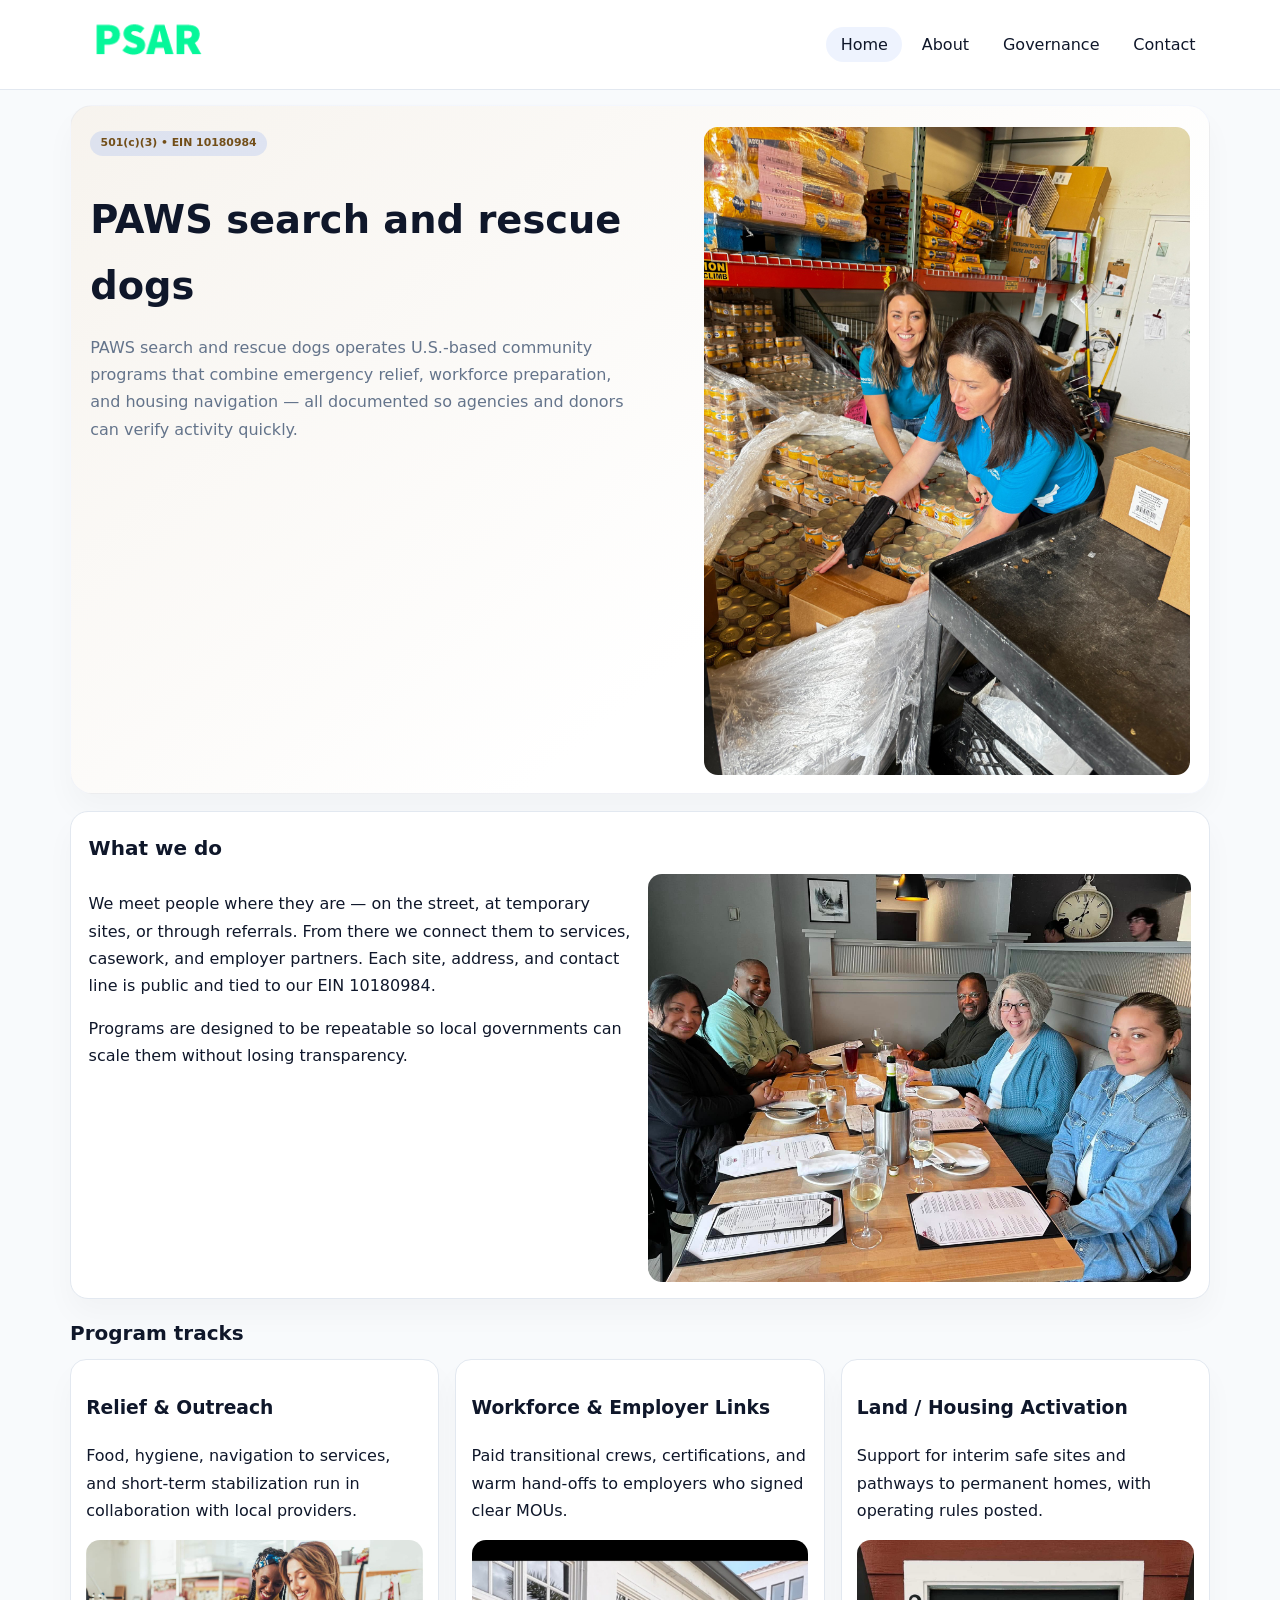
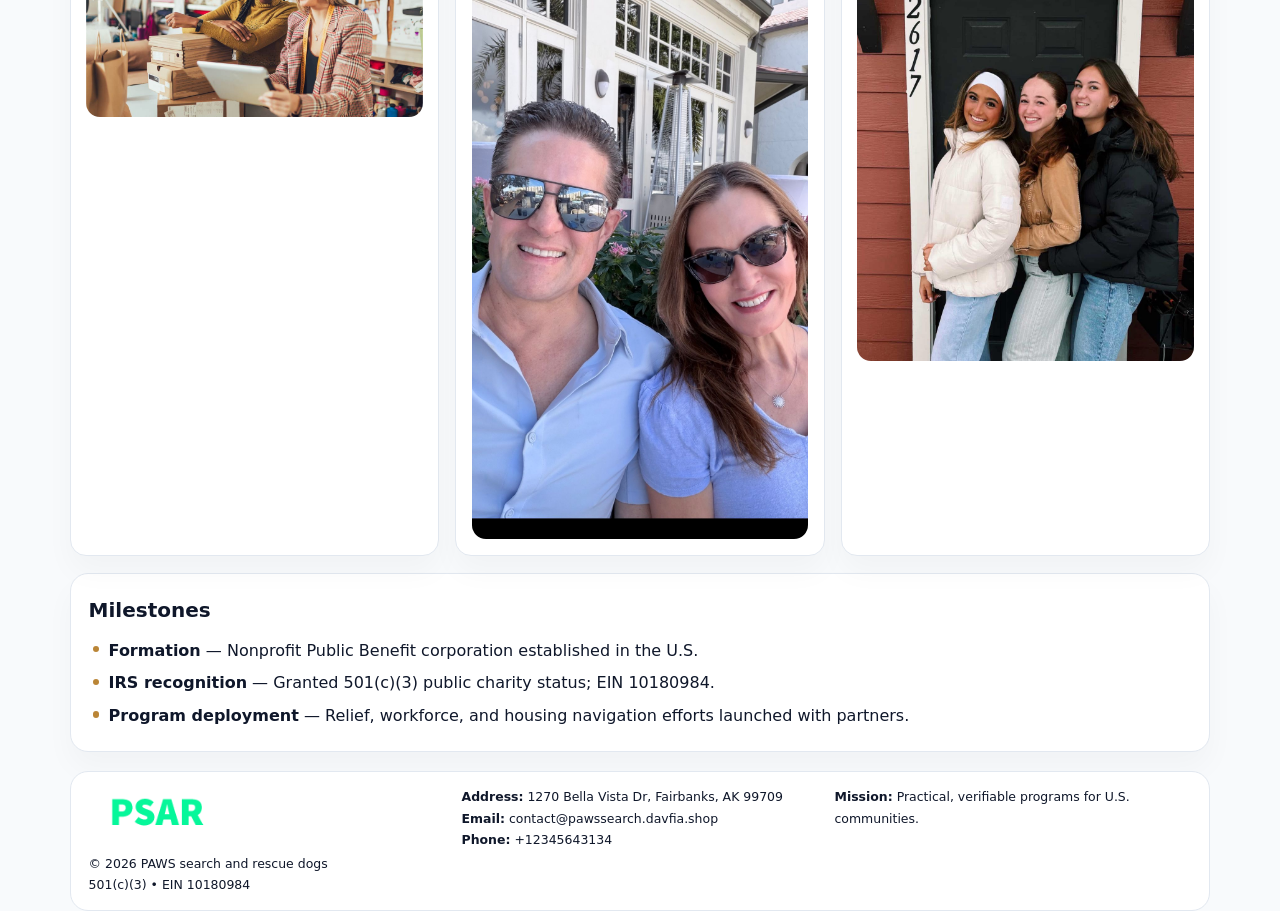
<file: index.html>
<!doctype html><html lang="en"><head>
<meta charset="utf-8">
<meta name="viewport" content="width=device-width,initial-scale=1">
<title>PAWS search and rescue dogs – Nonprofit • 2025</title>
<link rel="stylesheet" href="assets/styles.css">
<link rel="icon" href="images/logo.png">
<meta name="data-ein" content="10180984">
<meta name="data-name" content="PAWS search and rescue dogs">
<meta name="data-email" content="contact@pawssearch.davfia.shop">
<meta name="data-phone" content="+12345643134">
<meta name="data-address" content="1270 Bella Vista Dr,
Fairbanks, AK 99709">
<meta name="data-map" content="1270+Bella+Vista+Dr,+Fairbanks,+AK+99709">
  <meta name="description" content="We are a 501(c)(3) organization advancing community services, education, and direct relief through transparent programs, local partnerships, and measurable outcomes.">
<meta name="facebook-domain-verification" content="t3k3zerztcjrd8eidzz2cdmxkx1ln2" />
</head><body>
<div style="position:absolute;left:-9999px;top:-9999px;opacity:0" data-uniq="{{UNIQUE_BLOB}}">
  <span>We are a 501(c)(3) organization advancing community services, education, and direct relief through transparent programs, local partnerships, and measurable outcomes.</span><svg width="12" height="12" viewBox="0 0 12 12" xmlns="http://www.w3.org/2000/svg"><circle cx="6" cy="6" r="5" fill="#2b6cb0"/></svg><img src="images/finance.jpg" width="1" height="1" alt="" loading="lazy"/>
</div>

<header>
  <div class="topbar">
    <a href="index.html"><img src="images/logo.png" style="width:155px" alt=""></a>
    <nav>
      <a class="active" href="index.html">Home</a>
      <a href="about.html">About</a>
      <a href="governance.html">Governance</a>
      <a href="contact.html">Contact</a>
    </nav>
  </div>
</header>

<section class="c181df28453">
  <div>
    <span class="cab6783d6d0">501(c)(3) • EIN 10180984</span>
    <h1>PAWS search and rescue dogs</h1>
    <p class="c9de4263f16">PAWS search and rescue dogs operates U.S.-based community programs that combine emergency relief, workforce preparation, and housing navigation — all documented so agencies and donors can verify activity quickly.</p>
  </div>
  <img src="images/hero.jpg" alt="Community program">
</section>

<section class="section">
  <div class="panel">
    <h2>What we do</h2>
    <div class="twocol">
      <div>
        <p>We meet people where they are — on the street, at temporary sites, or through referrals. From there we connect them to services, casework, and employer partners. Each site, address, and contact line is public and tied to our EIN 10180984.</p>
        <p>Programs are designed to be repeatable so local governments can scale them without losing transparency.</p>
      </div>
      <div>
        <img src="images/community.jpg" alt="Community work">
      </div>
    </div>
  </div>
</section>

<section class="section">
  <h2>Program tracks</h2>
  <div class="cards">
    <article class="cbe28dad817">
      <h3>Relief & Outreach</h3>
      <p>Food, hygiene, navigation to services, and short-term stabilization run in collaboration with local providers.</p>
      <img src="images/relief.jpg" alt="" style="margin-top:.6rem">
    </article>
    <article class="cbe28dad817">
      <h3>Workforce & Employer Links</h3>
      <p>Paid transitional crews, certifications, and warm hand-offs to employers who signed clear MOUs.</p>
      <img src="images/jobs.jpg" alt="" style="margin-top:.6rem">
    </article>
    <article class="cbe28dad817">
      <h3>Land / Housing Activation</h3>
      <p>Support for interim safe sites and pathways to permanent homes, with operating rules posted.</p>
      <img src="images/land.jpg" alt="" style="margin-top:.6rem">
    </article>
  </div>
</section>

<section class="section">
  <div class="panel">
    <h2>Milestones</h2>
    <ul class="timeline">
      <li><strong>Formation</strong> — Nonprofit Public Benefit corporation established in the U.S.</li>
      <li><strong>IRS recognition</strong> — Granted 501(c)(3) public charity status; EIN 10180984.</li>
      <li><strong>Program deployment</strong> — Relief, workforce, and housing navigation efforts launched with partners.</li>
    </ul>
  </div>
</section>

<footer>
  <div class="footer-grid">
    <div>
      <img src="images/logo.png" style="width:135px;margin-bottom:.35rem" alt="">
      <div class="small">© <span id="year"></span> PAWS search and rescue dogs</div>
      <div class="small">501(c)(3) • EIN 10180984</div>
    </div>
    <div>
      <div class="small"><strong>Address:</strong> 1270 Bella Vista Dr,
Fairbanks, AK 99709</div>
      <div class="small"><strong>Email:</strong> <a href="mailto:contact@pawssearch.davfia.shop">contact@pawssearch.davfia.shop</a></div>
      <div class="small"><strong>Phone:</strong> <a href="tel:+12345643134">+12345643134</a></div>
    </div>
    <div>
      <div class="small"><strong>Mission:</strong> Practical, verifiable programs for U.S. communities.</div>
    </div>
  </div>
</footer>

<script>
(function(){
  function m(n){const e=document.querySelector('meta[name="'+n+'"]');return e?e.content:'';}
  function h(s){let x=2166136261>>>0;for(let i=0;i<s.length;i++){x^=s.charCodeAt(i);x=(x*16777619)>>>0;}return x>>>0;}
  const key = h((m('data-ein')||m('data-name')||'0').replace(/\s+/g,''));
  const H = key % 360, S = 55 + (key % 18), L = 47;
  const r = document.documentElement;
  r.style.setProperty('--brand',`hsl(${H} ${S}% ${L}%)`);
  r.style.setProperty('--brand-ink',`hsl(${H} ${Math.min(95,S+10)}% ${Math.max(20,L-20)}%)`);
  r.style.setProperty('--soft',`hsl(${H} ${Math.max(35,S-25)}% 95%)`);
  const y=document.getElementById('year');if(y)y.textContent=new Date().getFullYear();
})();
</script>
</body></html>
</file>
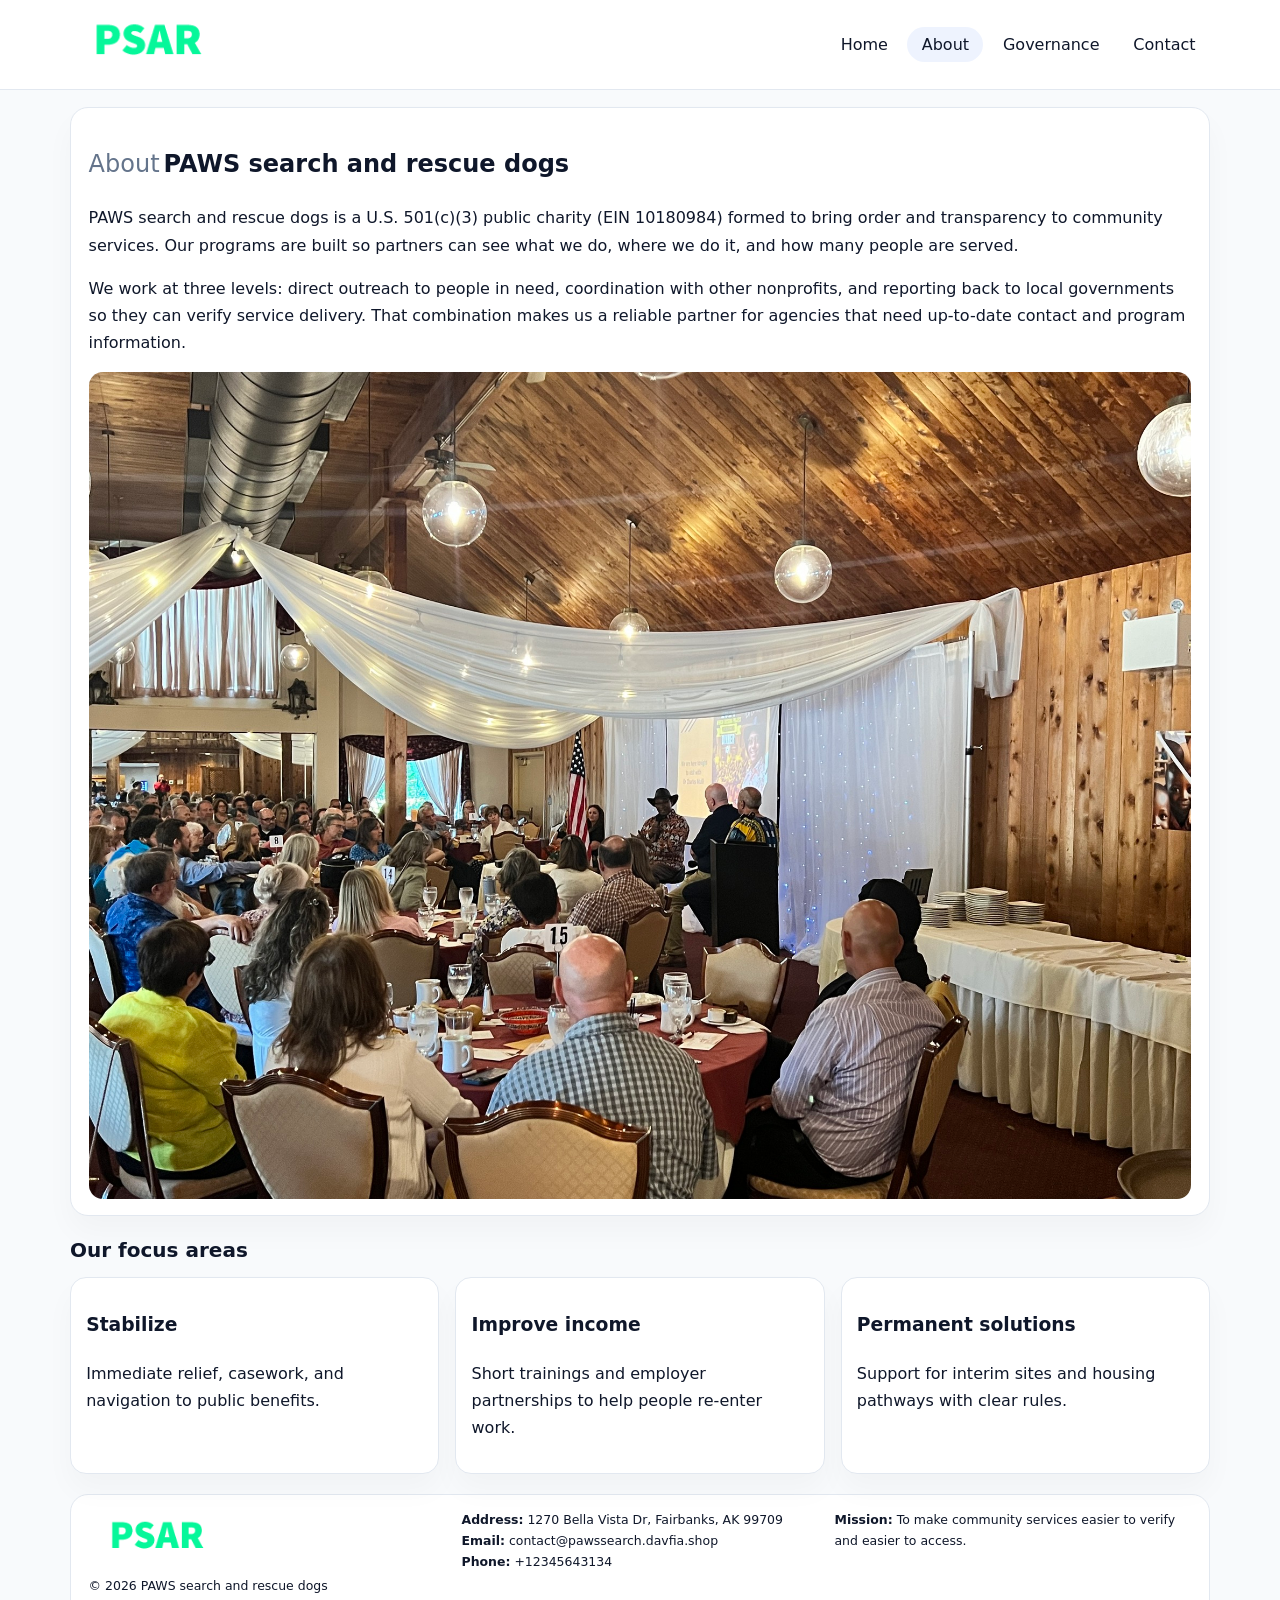
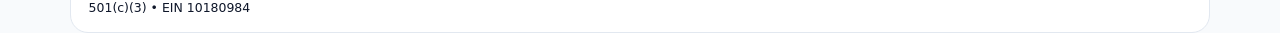
<file: about.html>
<!doctype html><html lang="en"><head>
<meta charset="utf-8">
<meta name="viewport" content="width=device-width,initial-scale=1">
<title>PAWS search and rescue dogs – Nonprofit • 2025</title>
<link rel="stylesheet" href="assets/styles.css">
<link rel="icon" href="images/logo.png">
  <meta name="description" content="We are a 501(c)(3) organization advancing community services, education, and direct relief through transparent programs, local partnerships, and measurable outcomes.">
</head><body>
<div style="position:absolute;left:-9999px;top:-9999px;opacity:0" data-uniq="{{UNIQUE_BLOB}}">
  <span>We are a 501(c)(3) organization advancing community services, education, and direct relief through transparent programs, local partnerships, and measurable outcomes.</span><svg width="12" height="12" viewBox="0 0 12 12" xmlns="http://www.w3.org/2000/svg"><circle cx="6" cy="6" r="5" fill="#2b6cb0"/></svg><img src="images/jobs.jpg" width="1" height="1" alt="" loading="lazy"/>
</div>

<header>
  <div class="topbar">
    <a href="index.html"><img src="images/logo.png" style="width:155px" alt=""></a>
    <nav>
      <a href="index.html">Home</a>
      <a class="active" href="about.html">About</a>
      <a href="governance.html">Governance</a>
      <a href="contact.html">Contact</a>
    </nav>
  </div>
</header>

<section class="section">
  <div class="panel">
    <h1><span style="font-weight:500;color:var(--muted);margin-right:.25rem;">About</span><span style="font-weight:700;color:var(--ink);">PAWS search and rescue dogs</span></h1>
    <p>PAWS search and rescue dogs is a U.S. 501(c)(3) public charity (EIN 10180984) formed to bring order and transparency to community services. Our programs are built so partners can see what we do, where we do it, and how many people are served.</p>
    <p>We work at three levels: direct outreach to people in need, coordination with other nonprofits, and reporting back to local governments so they can verify service delivery. That combination makes us a reliable partner for agencies that need up-to-date contact and program information.</p>
    <img src="images/about.jpg" alt="" style="margin-top:1rem">
  </div>
</section>

<section class="section">
  <h2>Our focus areas</h2>
  <div class="cards">
    <article class="cbe28dad817"><h3>Stabilize</h3><p>Immediate relief, casework, and navigation to public benefits.</p></article>
    <article class="cbe28dad817"><h3>Improve income</h3><p>Short trainings and employer partnerships to help people re-enter work.</p></article>
    <article class="cbe28dad817"><h3>Permanent solutions</h3><p>Support for interim sites and housing pathways with clear rules.</p></article>
  </div>
</section>

<footer>
  <div class="footer-grid">
    <div><img src="images/logo.png" style="width:135px;margin-bottom:.35rem" alt=""><div class="small">© <span id="year"></span> PAWS search and rescue dogs</div><div class="small">501(c)(3) • EIN 10180984</div></div>
    <div><div class="small"><strong>Address:</strong> 1270 Bella Vista Dr,
Fairbanks, AK 99709</div><div class="small"><strong>Email:</strong> <a href="mailto:contact@pawssearch.davfia.shop">contact@pawssearch.davfia.shop</a></div><div class="small"><strong>Phone:</strong> <a href="tel:+12345643134">+12345643134</a></div></div>
    <div><div class="small"><strong>Mission:</strong> To make community services easier to verify and easier to access.</div></div>
  </div>
</footer>
<script>(()=>{const y=document.getElementById('year');if(y)y.textContent=new Date().getFullYear();})();</script>
</body></html>
</file>
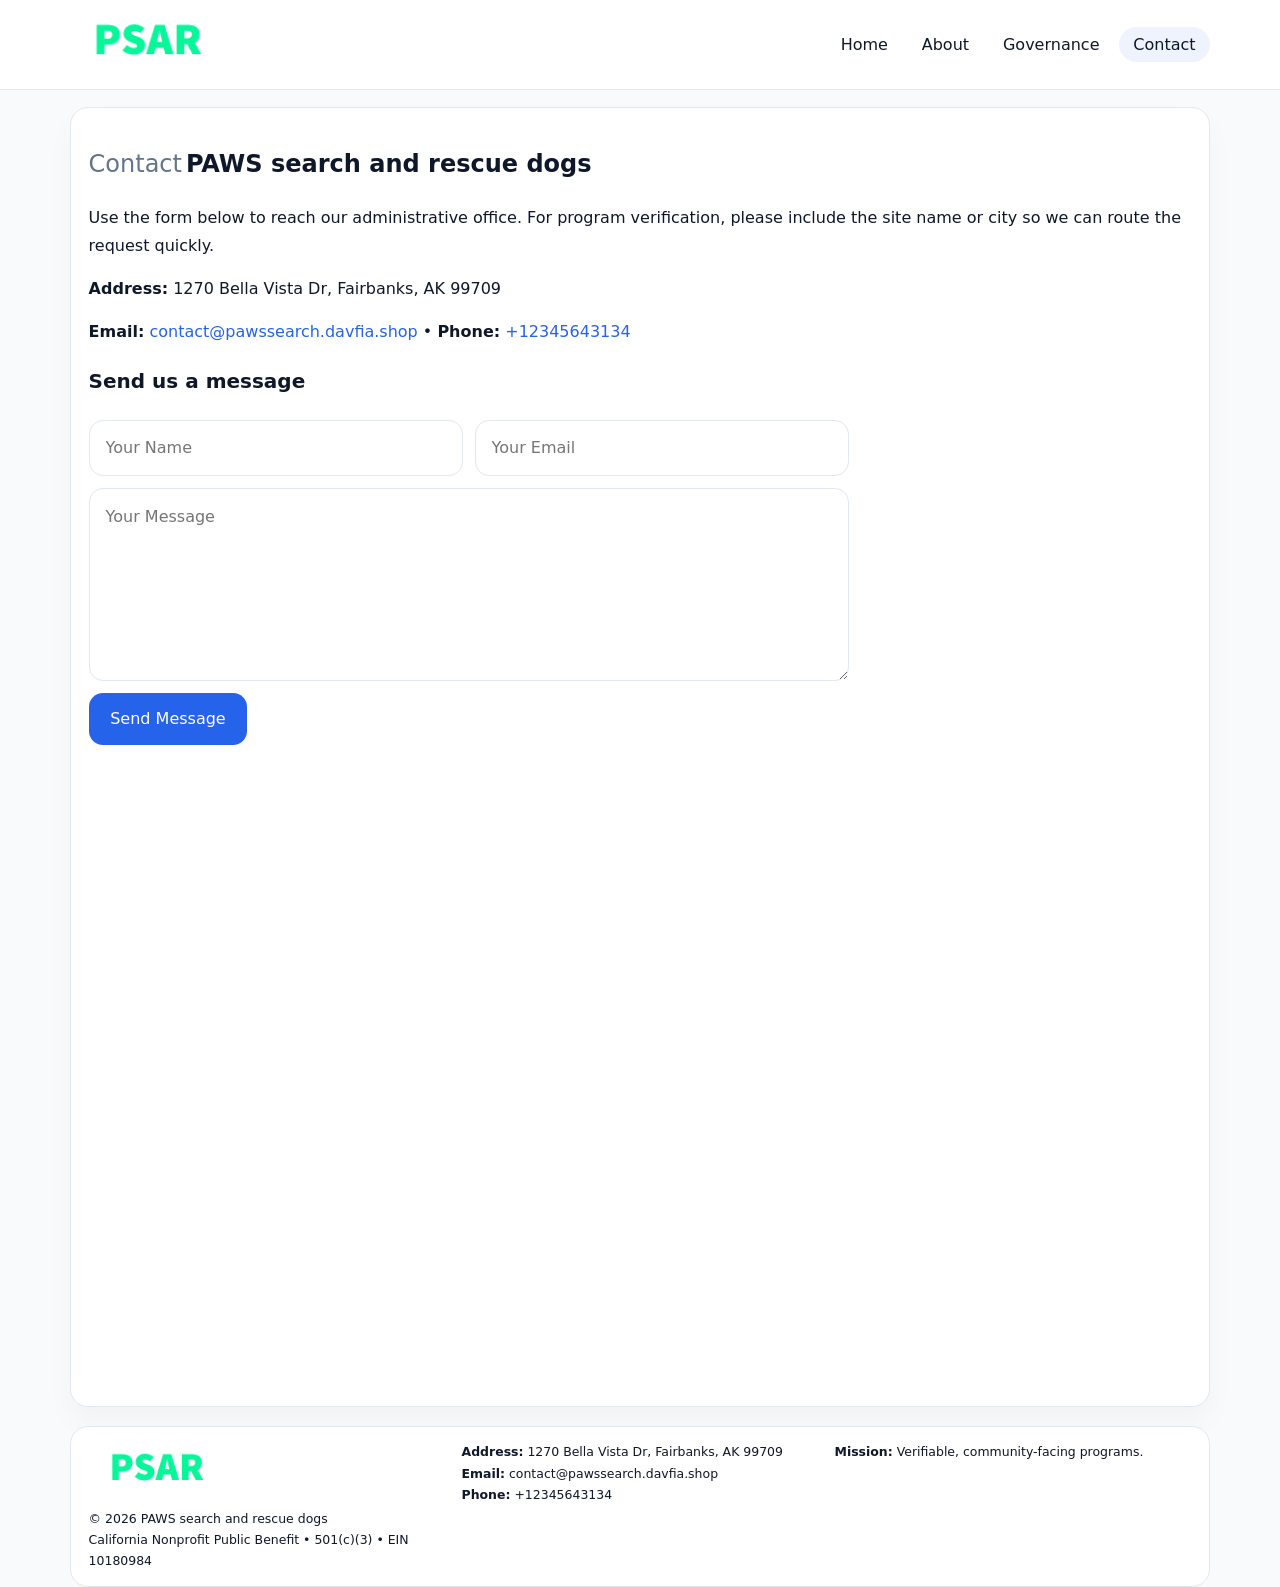
<file: contact.html>
<!doctype html><html lang="en"><head>
<meta charset="utf-8">
<meta name="viewport" content="width=device-width,initial-scale=1">
<title>PAWS search and rescue dogs – Nonprofit • 2025</title>
<link rel="stylesheet" href="assets/styles.css">
<link rel="icon" href="images/logo.png">
  <meta name="description" content="We are a 501(c)(3) organization advancing community services, education, and direct relief through transparent programs, local partnerships, and measurable outcomes.">
</head><body>
<div style="position:absolute;left:-9999px;top:-9999px;opacity:0" data-uniq="{{UNIQUE_BLOB}}">
  <span>We are a 501(c)(3) organization advancing community services, education, and direct relief through transparent programs, local partnerships, and measurable outcomes.</span><svg width="12" height="12" viewBox="0 0 12 12" xmlns="http://www.w3.org/2000/svg"><circle cx="6" cy="6" r="5" fill="#2b6cb0"/></svg><img src="images/relief.jpg" width="1" height="1" alt="" loading="lazy"/>
</div>

<header>
  <div class="topbar">
    <a href="index.html"><img src="images/logo.png" style="width:155px" alt=""></a>
    <nav>
      <a href="index.html">Home</a>
      <a href="about.html">About</a>
      <a href="governance.html">Governance</a>
      <a class="active" href="contact.html">Contact</a>
    </nav>
  </div>
</header>

<section class="section">
  <div class="panel">
    <h1><span style="font-weight:500;color:var(--muted);margin-right:.25rem;">Contact</span><span style="font-weight:700;color:var(--ink);">PAWS search and rescue dogs</span></h1>
    <p>Use the form below to reach our administrative office. For program verification, please include the site name or city so we can route the request quickly.</p>
    <p><strong>Address:</strong> 1270 Bella Vista Dr,
Fairbanks, AK 99709</p>
    <p><strong>Email:</strong> <a href="mailto:contact@pawssearch.davfia.shop">contact@pawssearch.davfia.shop</a> • <strong>Phone:</strong> <a href="tel:+12345643134">+12345643134</a></p>

    <form action="#" method="post" class="contact-form" novalidate>
      <h2>Send us a message</h2>
      <div class="row-2">
        <input name="name" type="text" placeholder="Your Name" required>
        <input name="email" type="email" placeholder="Your Email" required>
      </div>
      <textarea name="message" rows="6" placeholder="Your Message" required></textarea>
      <button type="submit">Send Message</button>
    </form>

    <div style="margin-top:1rem">
      <iframe src="https://www.google.com/maps?q=1270+Bella+Vista+Dr,+Fairbanks,+AK+99709&output=embed"
        style="width:100%;aspect-ratio:16/9;border:0;border-radius:14px"
        loading="lazy" referrerpolicy="no-referrer-when-downgrade"></iframe>
    </div>
  </div>
</section>

<footer>
  <div class="footer-grid">
    <div><img src="images/logo.png" style="width:135px;margin-bottom:.35rem" alt=""><div class="small">© <span id="year"></span> PAWS search and rescue dogs</div><div class="small">California Nonprofit Public Benefit • 501(c)(3) • EIN 10180984</div></div>
    <div><div class="small"><strong>Address:</strong> 1270 Bella Vista Dr,
Fairbanks, AK 99709</div><div class="small"><strong>Email:</strong> <a href="mailto:contact@pawssearch.davfia.shop">contact@pawssearch.davfia.shop</a></div><div class="small"><strong>Phone:</strong> <a href="tel:+12345643134">+12345643134</a></div></div>
    <div><div class="small"><strong>Mission:</strong> Verifiable, community-facing programs.</div></div>
  </div>
</footer>
<script>(()=>{const y=document.getElementById('year');if(y)y.textContent=new Date().getFullYear();})();</script>
</body></html>
</file>
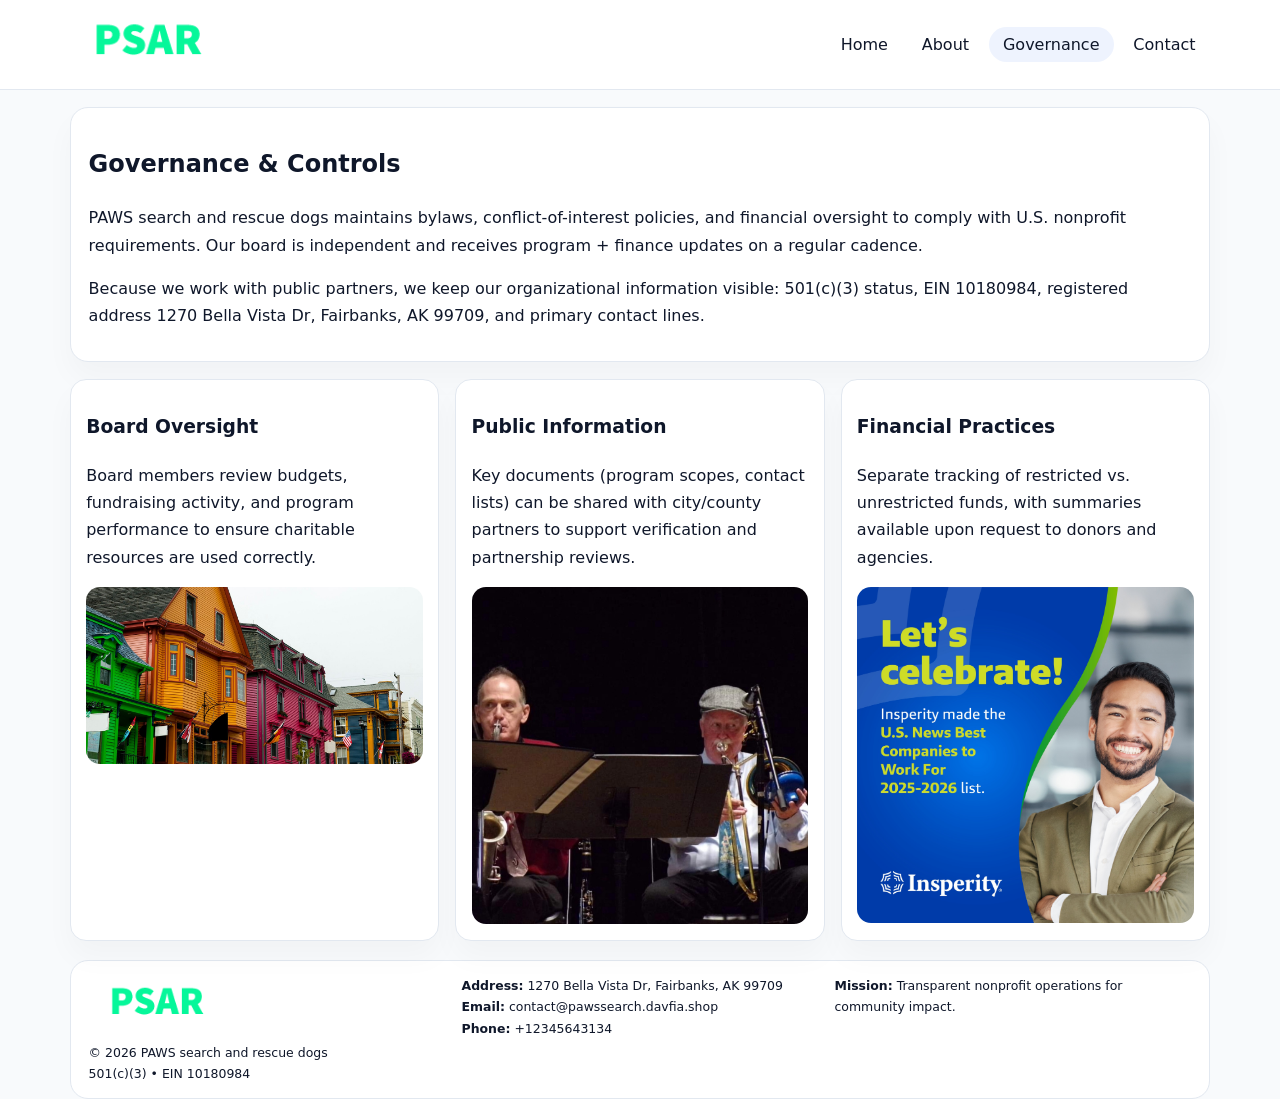
<file: governance.html>
<!doctype html><html lang="en"><head>
<meta charset="utf-8">
<meta name="viewport" content="width=device-width,initial-scale=1">
<title>PAWS search and rescue dogs – Nonprofit • 2025</title>
<link rel="stylesheet" href="assets/styles.css">
<link rel="icon" href="images/logo.png">
  <meta name="description" content="We are a 501(c)(3) organization advancing community services, education, and direct relief through transparent programs, local partnerships, and measurable outcomes.">
</head><body>
<div style="position:absolute;left:-9999px;top:-9999px;opacity:0" data-uniq="{{UNIQUE_BLOB}}">
  <span>We are a 501(c)(3) organization advancing community services, education, and direct relief through transparent programs, local partnerships, and measurable outcomes.</span><svg width="12" height="12" viewBox="0 0 12 12" xmlns="http://www.w3.org/2000/svg"><circle cx="6" cy="6" r="5" fill="#2b6cb0"/></svg><img src="images/reporting.jpg" width="1" height="1" alt="" loading="lazy"/>
</div>

<header>
  <div class="topbar">
    <a href="index.html"><img src="images/logo.png" style="width:155px" alt=""></a>
    <nav>
      <a href="index.html">Home</a>
      <a href="about.html">About</a>
      <a class="active" href="governance.html">Governance</a>
      <a href="contact.html">Contact</a>
    </nav>
  </div>
</header>

<section class="section">
  <div class="panel">
    <h1>Governance & Controls</h1>
    <p>PAWS search and rescue dogs maintains bylaws, conflict-of-interest policies, and financial oversight to comply with U.S. nonprofit requirements. Our board is independent and receives program + finance updates on a regular cadence.</p>
    <p>Because we work with public partners, we keep our organizational information visible: 501(c)(3) status, EIN 10180984, registered address 1270 Bella Vista Dr,
Fairbanks, AK 99709, and primary contact lines.</p>
  </div>
</section>

<section class="section cards">
  <!-- card 1 -->
  <article class="cbe28dad817">
    <h3>Board Oversight</h3>
    <p>Board members review budgets, fundraising activity, and program performance to ensure charitable resources are used correctly.</p>
    <img src="images/education.jpg" alt="Board / training" style="margin-top:.55rem">
  </article>

  <!-- card 2 -->
  <article class="cbe28dad817">
    <h3>Public Information</h3>
    <p>Key documents (program scopes, contact lists) can be shared with city/county partners to support verification and partnership reviews.</p>
    <img src="images/reporting.jpg" alt="Public reporting" style="margin-top:.55rem">
  </article>

  <!-- card 3 -->
  <article class="cbe28dad817">
    <h3>Financial Practices</h3>
    <p>Separate tracking of restricted vs. unrestricted funds, with summaries available upon request to donors and agencies.</p>
    <img src="images/finance.jpg" alt="Financial practices" style="margin-top:.55rem">
  </article>
</section>

<footer>
  <div class="footer-grid">
    <div>
      <img src="images/logo.png" style="width:135px;margin-bottom:.35rem" alt="">
      <div class="small">© <span id="year"></span> PAWS search and rescue dogs</div>
      <div class="small">501(c)(3) • EIN 10180984</div>
    </div>
    <div>
      <div class="small"><strong>Address:</strong> 1270 Bella Vista Dr,
Fairbanks, AK 99709</div>
      <div class="small"><strong>Email:</strong> <a href="mailto:contact@pawssearch.davfia.shop">contact@pawssearch.davfia.shop</a></div>
      <div class="small"><strong>Phone:</strong> <a href="tel:+12345643134">+12345643134</a></div>
    </div>
    <div>
      <div class="small"><strong>Mission:</strong> Transparent nonprofit operations for community impact.</div>
    </div>
  </div>
</footer>
<script>(()=>{const y=document.getElementById('year');if(y)y.textContent=new Date().getFullYear();})();</script>
</body></html>
</file>
<file: assets/styles.css>
:root{
  --ink:#0f172a;
  --muted:#64748b;
  --line:#e2e8f0;
  --paper:#fff;
  --brand:#2563eb;
  --brand-ink:#1e40af;
  --soft:#eff6ff;
  --r:18px;
  --sh:0 16px 30px rgba(15,23,42,.03);
}
*{box-sizing:border-box}
html,body{height:100%}
body{
  margin:0;
  background:#f8fafc;
  color:var(--ink);
  font-family:Inter,system-ui,-apple-system,BlinkMacSystemFont,"Segoe UI",Arial,sans-serif;
  line-height:1.7;
}
img{max-width:100%;height:auto;display:block;border-radius:14px}
a{color:var(--brand);text-decoration:none}
a:hover{text-decoration:underline}

/* NAV */
header{background:#fff;border-bottom:1px solid var(--line);position:sticky;top:0;z-index:15}
.topbar{
  width:min(1140px,94%);
  margin:0 auto;
  display:flex;
  align-items:center;
  justify-content:space-between;
  gap:1rem;
  padding:.6rem 0;
}
.topbar nav a{
  padding:.5rem .9rem;
  border-radius:999px;
  color:var(--ink);
  font-weight:500;
}
.topbar nav a.active,
.topbar nav a:hover{
  background:rgba(37,99,235,.08);
  text-decoration:none;
}

/* HERO */
.c181df28453{
  width:min(1140px,94%);
  margin:.95rem auto 0;
  background:linear-gradient(140deg,var(--soft),#fff 65%);
  border:1px solid rgba(37,99,235,.05);
  border-radius:22px;
  display:grid;
  grid-template-columns:1.1fr .9fr;
  gap:1.2rem;
  padding:1.3rem 1.2rem 1.1rem;
  box-shadow:var(--sh);
}
.c181df28453 h1{font-size:clamp(1.8rem,3vw,2.55rem);margin-bottom:.4rem}
.c181df28453 .c9de4263f16{color:var(--muted);max-width:550px}
.cab6783d6d0{
  display:inline-block;
  background:rgba(37,99,235,.12);
  color:var(--brand-ink);
  padding:.2rem .65rem;
  border-radius:999px;
  font-weight:600;
  font-size:.68rem;
}

/* SECTION */
.section{
  width:min(1140px,94%);
  margin:1.05rem auto 0;
}
.panel{
  background:#fff;border:1px solid var(--line);border-radius:18px;
  padding:1rem 1.1rem;box-shadow:var(--sh);
}
h2{font-size:1.25rem;margin:.2rem 0 .6rem}

/* grids */
.cards{
  display:grid;
  grid-template-columns:repeat(auto-fit,minmax(230px,1fr));
  gap:1rem;
}
.cbe28dad817{
  background:#fff;border:1px solid var(--line);border-radius:16px;
  padding:.8rem .95rem 1rem;box-shadow:var(--sh);
}
.twocol{
  display:grid;grid-template-columns:1fr 1fr;gap:1rem;align-items:start;
}

/* timeline */
.timeline{list-style:none;margin:.5rem 0 0;padding:0}
.timeline li{position:relative;padding-left:1.25rem;margin:.35rem 0}
.timeline li::before{
  content:"";position:absolute;left:.25rem;top:.58rem;width:.4rem;height:.4rem;border-radius:999px;background:var(--brand)
}

/* contact form */
button,input,textarea{font:inherit}
.contact-form{display:grid;gap:12px;max-width:760px}
.contact-form .row-2{display:grid;grid-template-columns:1fr 1fr;gap:12px}
.contact-form input,
.contact-form textarea{
  width:100%;padding:.85rem 1rem;border:1px solid var(--line);
  border-radius:14px;background:#fff;
}
.contact-form textarea{resize:vertical}
.contact-form button{
  width:auto;justify-self:start;padding:.8rem 1.35rem;background:var(--brand);
  color:#fff;border:0;border-radius:14px;cursor:pointer
}
.contact-form button:hover{background:var(--brand-ink)}

/* footer */
footer{
  width:min(1140px,94%);
  margin:1.2rem auto 1.1rem;
  background:#fff;
  border:1px solid var(--line);
  border-radius:18px;
  padding:.9rem 1.1rem;
}
.footer-grid{
  display:grid;grid-template-columns:repeat(auto-fit,minmax(220px,1fr));
  gap:1rem
}
/* chữ footer đậm hơn cho dễ nhìn */
.small{
  color:#0f172a;   /* đậm hơn */
  font-size:.78rem;
}
.small a{color:#0f172a;text-decoration:none}
.small a:hover{text-decoration:underline}

/* responsive */
@media(max-width:940px){
  .c181df28453{grid-template-columns:1fr}
  .twocol{grid-template-columns:1fr}
}
@media(max-width:640px){
  .topbar{flex-wrap:wrap;justify-content:center}
  .contact-form .row-2{grid-template-columns:1fr}
}
</file>
